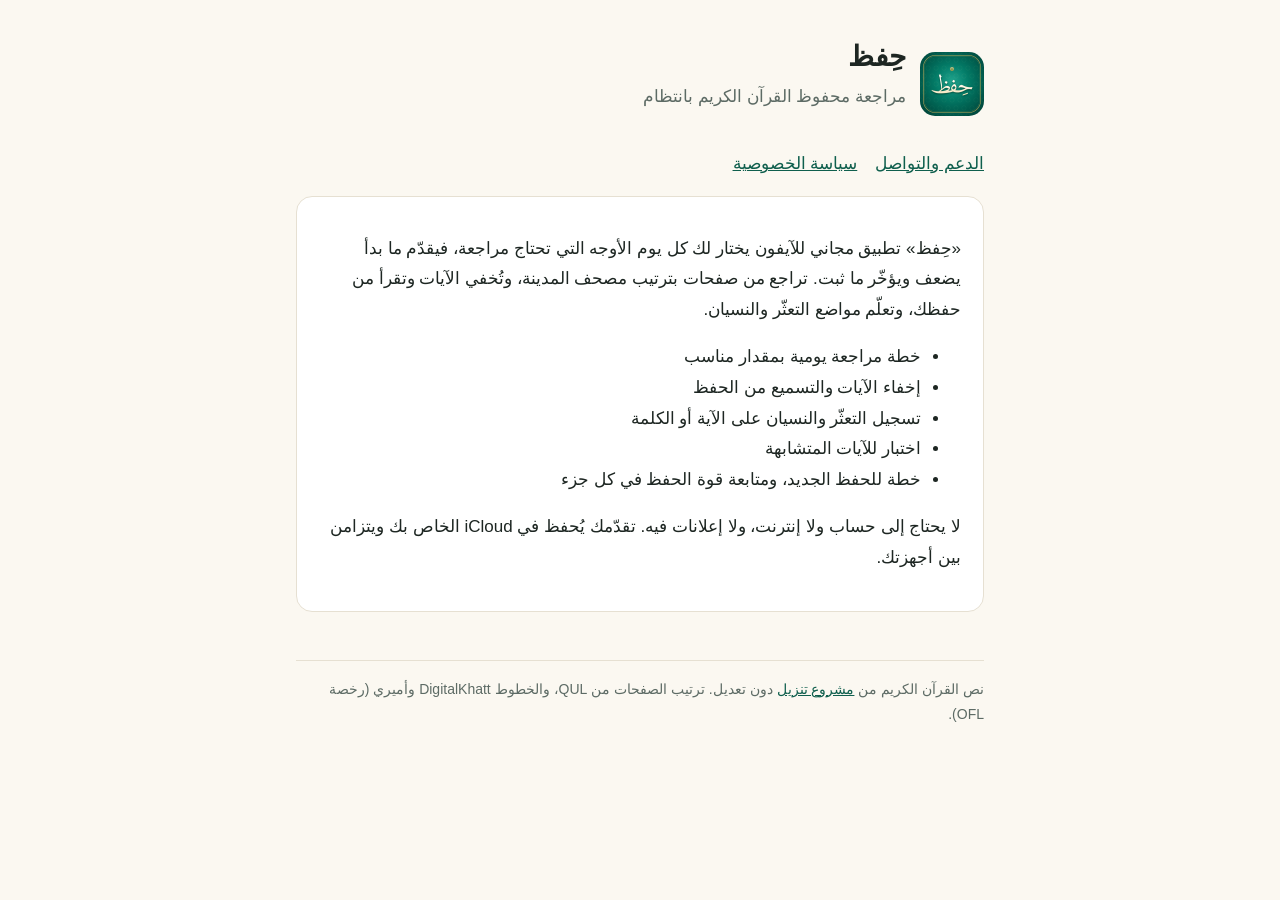
<file: index.html>
<!doctype html>
<html lang="ar" dir="rtl">
<head>
<meta charset="utf-8">
<meta name="viewport" content="width=device-width, initial-scale=1">
<title>حِفظ — مراجعة القرآن الكريم</title>
<meta name="description" content="تطبيق مجاني لمراجعة محفوظ القرآن الكريم بانتظام.">
<link rel="stylesheet" href="style.css">
</head>
<body>
<main>
  <header>
    <img src="icon.png" alt="">
    <div>
      <h1>حِفظ</h1>
      <p class="sub">مراجعة محفوظ القرآن الكريم بانتظام</p>
    </div>
  </header>
  <nav>
    <a href="support.html">الدعم والتواصل</a>
    <a href="privacy.html">سياسة الخصوصية</a>
  </nav>

  <div class="card">
    <p>«حِفظ» تطبيق مجاني للآيفون يختار لك كل يوم الأوجه التي تحتاج مراجعة، فيقدّم ما بدأ يضعف ويؤخّر ما ثبت. تراجع من صفحات بترتيب مصحف المدينة، وتُخفي الآيات وتقرأ من حفظك، وتعلّم مواضع التعثّر والنسيان.</p>
    <ul>
      <li>خطة مراجعة يومية بمقدار مناسب</li>
      <li>إخفاء الآيات والتسميع من الحفظ</li>
      <li>تسجيل التعثّر والنسيان على الآية أو الكلمة</li>
      <li>اختبار للآيات المتشابهة</li>
      <li>خطة للحفظ الجديد، ومتابعة قوة الحفظ في كل جزء</li>
    </ul>
    <p>لا يحتاج إلى حساب ولا إنترنت، ولا إعلانات فيه. تقدّمك يُحفظ في iCloud الخاص بك ويتزامن بين أجهزتك.</p>
  </div>

  <footer>
    نص القرآن الكريم من <a href="https://tanzil.net">مشروع تنزيل</a> دون تعديل. ترتيب الصفحات من QUL، والخطوط DigitalKhatt وأميري (رخصة OFL).
  </footer>
</main>
</body>
</html>
</file>
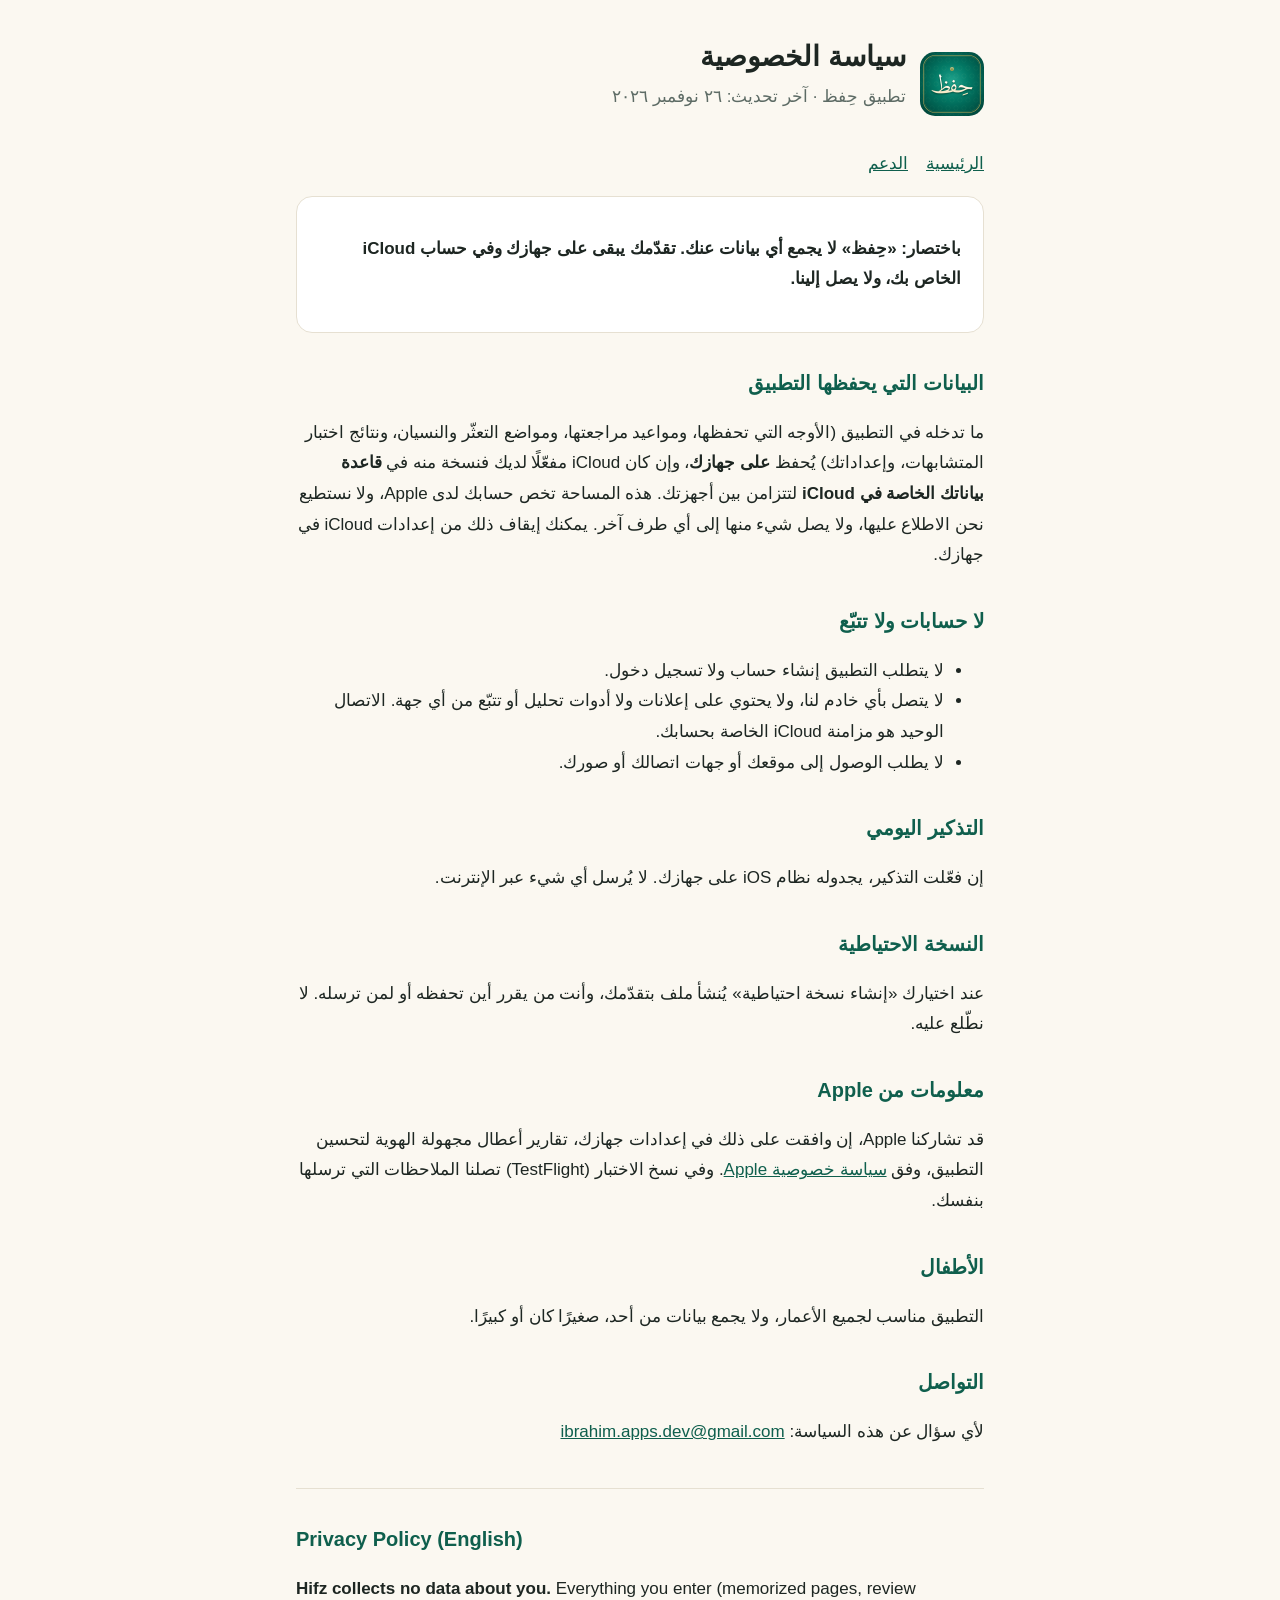
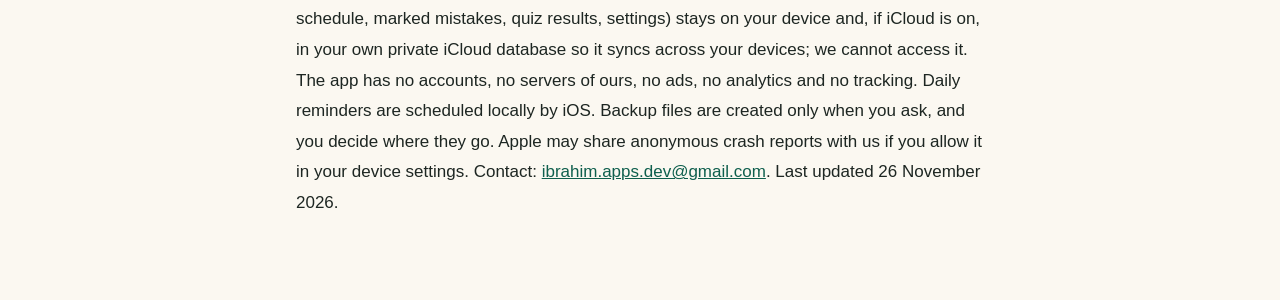
<file: privacy.html>
<!doctype html>
<html lang="ar" dir="rtl">
<head>
<meta charset="utf-8">
<meta name="viewport" content="width=device-width, initial-scale=1">
<title>سياسة الخصوصية — حِفظ</title>
<link rel="stylesheet" href="style.css">
</head>
<body>
<main>
  <header>
    <img src="icon.png" alt="">
    <div><h1>سياسة الخصوصية</h1><p class="sub">تطبيق حِفظ · آخر تحديث: ٢٦ نوفمبر ٢٠٢٦</p></div>
  </header>
  <nav><a href="index.html">الرئيسية</a><a href="support.html">الدعم</a></nav>

  <div class="card">
    <p><b>باختصار: «حِفظ» لا يجمع أي بيانات عنك. تقدّمك يبقى على جهازك وفي حساب iCloud الخاص بك، ولا يصل إلينا.</b></p>
  </div>

  <h2>البيانات التي يحفظها التطبيق</h2>
  <p>ما تدخله في التطبيق (الأوجه التي تحفظها، ومواعيد مراجعتها، ومواضع التعثّر والنسيان، ونتائج اختبار المتشابهات، وإعداداتك) يُحفظ <b>على جهازك</b>، وإن كان iCloud مفعّلًا لديك فنسخة منه في <b>قاعدة بياناتك الخاصة في iCloud</b> لتتزامن بين أجهزتك. هذه المساحة تخص حسابك لدى Apple، ولا نستطيع نحن الاطلاع عليها، ولا يصل شيء منها إلى أي طرف آخر. يمكنك إيقاف ذلك من إعدادات iCloud في جهازك.</p>

  <h2>لا حسابات ولا تتبّع</h2>
  <ul>
    <li>لا يتطلب التطبيق إنشاء حساب ولا تسجيل دخول.</li>
    <li>لا يتصل بأي خادم لنا، ولا يحتوي على إعلانات ولا أدوات تحليل أو تتبّع من أي جهة. الاتصال الوحيد هو مزامنة iCloud الخاصة بحسابك.</li>
    <li>لا يطلب الوصول إلى موقعك أو جهات اتصالك أو صورك.</li>
  </ul>

  <h2>التذكير اليومي</h2>
  <p>إن فعّلت التذكير، يجدوله نظام iOS على جهازك. لا يُرسل أي شيء عبر الإنترنت.</p>

  <h2>النسخة الاحتياطية</h2>
  <p>عند اختيارك «إنشاء نسخة احتياطية» يُنشأ ملف بتقدّمك، وأنت من يقرر أين تحفظه أو لمن ترسله. لا نطّلع عليه.</p>

  <h2>معلومات من Apple</h2>
  <p>قد تشاركنا Apple، إن وافقت على ذلك في إعدادات جهازك، تقارير أعطال مجهولة الهوية لتحسين التطبيق، وفق <a href="https://www.apple.com/legal/privacy/">سياسة خصوصية Apple</a>. وفي نسخ الاختبار (TestFlight) تصلنا الملاحظات التي ترسلها بنفسك.</p>

  <h2>الأطفال</h2>
  <p>التطبيق مناسب لجميع الأعمار، ولا يجمع بيانات من أحد، صغيرًا كان أو كبيرًا.</p>

  <h2>التواصل</h2>
  <p>لأي سؤال عن هذه السياسة: <a href="mailto:ibrahim.apps.dev@gmail.com">ibrahim.apps.dev@gmail.com</a></p>

  <hr style="border:0;border-top:1px solid var(--line);margin:40px 0 24px">

  <div class="en">
    <h2>Privacy Policy (English)</h2>
    <p><b>Hifz collects no data about you.</b> Everything you enter (memorized pages, review schedule, marked mistakes, quiz results, settings) stays on your device and, if iCloud is on, in your own private iCloud database so it syncs across your devices; we cannot access it. The app has no accounts, no servers of ours, no ads, no analytics and no tracking. Daily reminders are scheduled locally by iOS. Backup files are created only when you ask, and you decide where they go. Apple may share anonymous crash reports with us if you allow it in your device settings. Contact: <a href="mailto:ibrahim.apps.dev@gmail.com">ibrahim.apps.dev@gmail.com</a>. Last updated 26 November 2026.</p>
  </div>
</main>
</body>
</html>
</file>
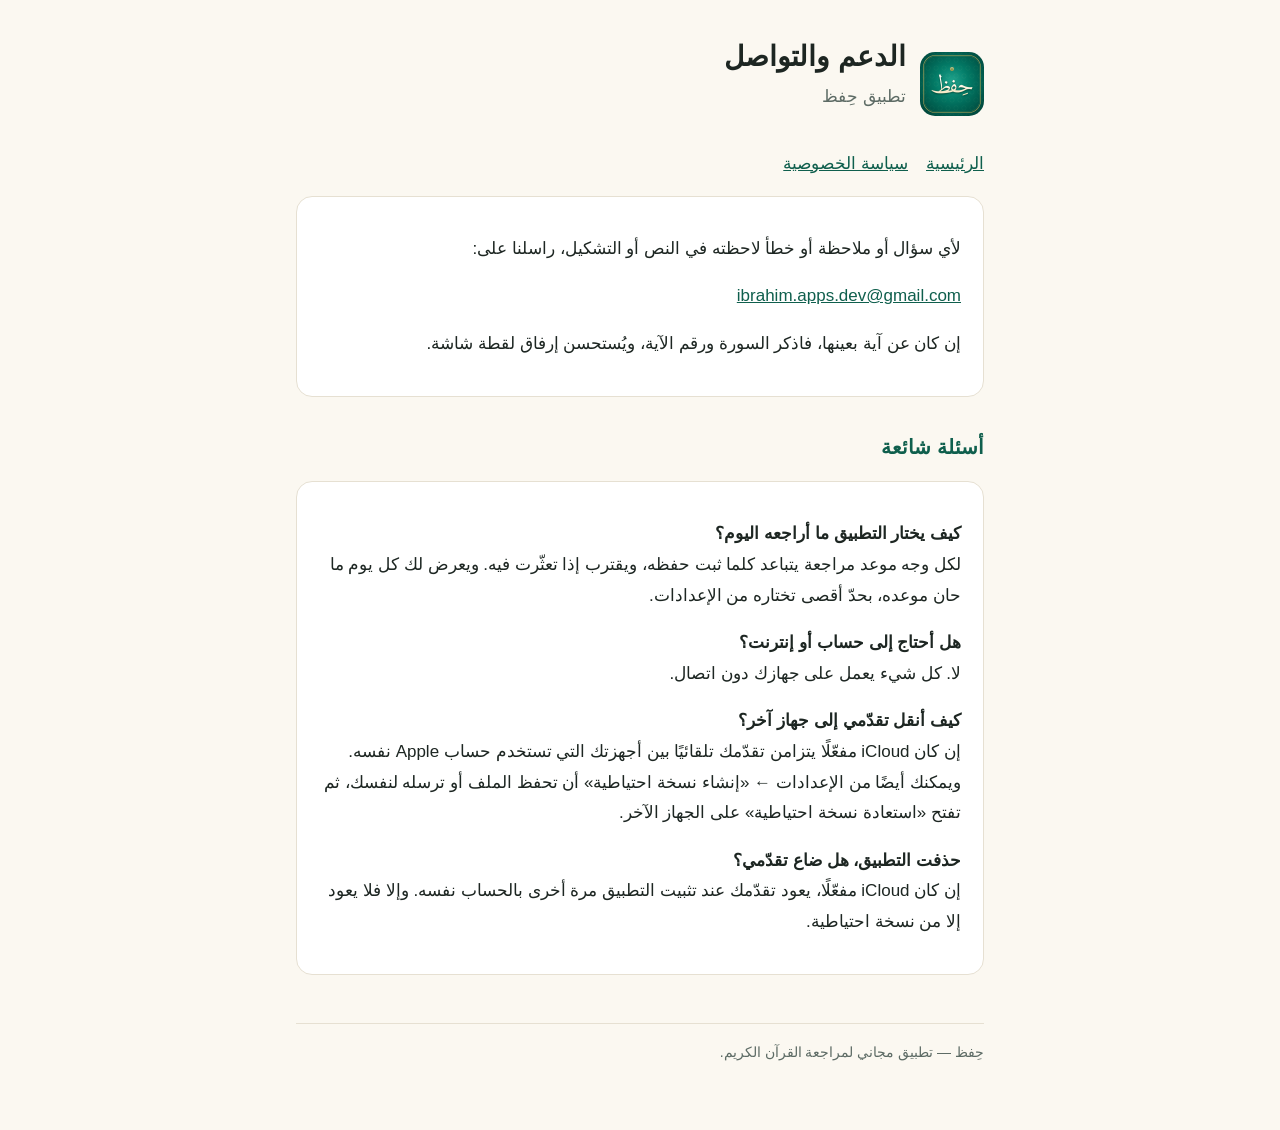
<file: support.html>
<!doctype html>
<html lang="ar" dir="rtl">
<head>
<meta charset="utf-8">
<meta name="viewport" content="width=device-width, initial-scale=1">
<title>الدعم — حِفظ</title>
<link rel="stylesheet" href="style.css">
</head>
<body>
<main>
  <header>
    <img src="icon.png" alt="">
    <div><h1>الدعم والتواصل</h1><p class="sub">تطبيق حِفظ</p></div>
  </header>
  <nav><a href="index.html">الرئيسية</a><a href="privacy.html">سياسة الخصوصية</a></nav>

  <div class="card">
    <p>لأي سؤال أو ملاحظة أو خطأ لاحظته في النص أو التشكيل، راسلنا على:</p>
    <p><a href="mailto:ibrahim.apps.dev@gmail.com">ibrahim.apps.dev@gmail.com</a></p>
    <p>إن كان عن آية بعينها، فاذكر السورة ورقم الآية، ويُستحسن إرفاق لقطة شاشة.</p>
  </div>

  <h2>أسئلة شائعة</h2>
  <div class="card">
    <p><b>كيف يختار التطبيق ما أراجعه اليوم؟</b><br>
    لكل وجه موعد مراجعة يتباعد كلما ثبت حفظه، ويقترب إذا تعثّرت فيه. ويعرض لك كل يوم ما حان موعده، بحدّ أقصى تختاره من الإعدادات.</p>
    <p><b>هل أحتاج إلى حساب أو إنترنت؟</b><br>
    لا. كل شيء يعمل على جهازك دون اتصال.</p>
    <p><b>كيف أنقل تقدّمي إلى جهاز آخر؟</b><br>
    إن كان iCloud مفعّلًا يتزامن تقدّمك تلقائيًا بين أجهزتك التي تستخدم حساب Apple نفسه. ويمكنك أيضًا
    من الإعدادات ← «إنشاء نسخة احتياطية» أن تحفظ الملف أو ترسله لنفسك، ثم تفتح «استعادة نسخة احتياطية» على الجهاز الآخر.</p>
    <p><b>حذفت التطبيق، هل ضاع تقدّمي؟</b><br>
    إن كان iCloud مفعّلًا، يعود تقدّمك عند تثبيت التطبيق مرة أخرى بالحساب نفسه. وإلا فلا يعود إلا من نسخة احتياطية.</p>
  </div>

  <footer>حِفظ — تطبيق مجاني لمراجعة القرآن الكريم.</footer>
</main>
</body>
</html>
</file>
<file: style.css>
:root {
  --bg: #fbf8f1; --card: #ffffff; --ink: #1d2622; --muted: #5d6b65;
  --brand: #0f5f4d; --gold: #b8892f; --line: #e6e0d2;
}
@media (prefers-color-scheme: dark) {
  :root { --bg: #0d1513; --card: #15201d; --ink: #eef2ef; --muted: #a8b6b0;
          --brand: #4fb39a; --gold: #d9ae4c; --line: #26332f; }
}
* { box-sizing: border-box; }
body { margin: 0; background: var(--bg); color: var(--ink);
       font: 17px/1.8 "Geeza Pro", "Noto Naskh Arabic", "Segoe UI", Tahoma, sans-serif; }
main { max-width: 720px; margin: 0 auto; padding: 32px 16px 64px; }
header { display: flex; align-items: center; gap: 14px; margin-bottom: 8px; }
header img { width: 64px; height: 64px; border-radius: 15px; }
h1 { font-size: 28px; margin: 0; }
h2 { font-size: 20px; margin: 32px 0 8px; color: var(--brand); }
p, li { color: var(--ink); }
.sub { color: var(--muted); margin: 0 0 24px; }
.card { background: var(--card); border: 1px solid var(--line); border-radius: 16px; padding: 20px 22px; margin: 16px 0; }
a { color: var(--brand); }
nav { display: flex; gap: 18px; flex-wrap: wrap; margin: 12px 0 8px; }
footer { margin-top: 48px; color: var(--muted); font-size: 14px; border-top: 1px solid var(--line); padding-top: 16px; }
.en { direction: ltr; text-align: left; }
</file>
